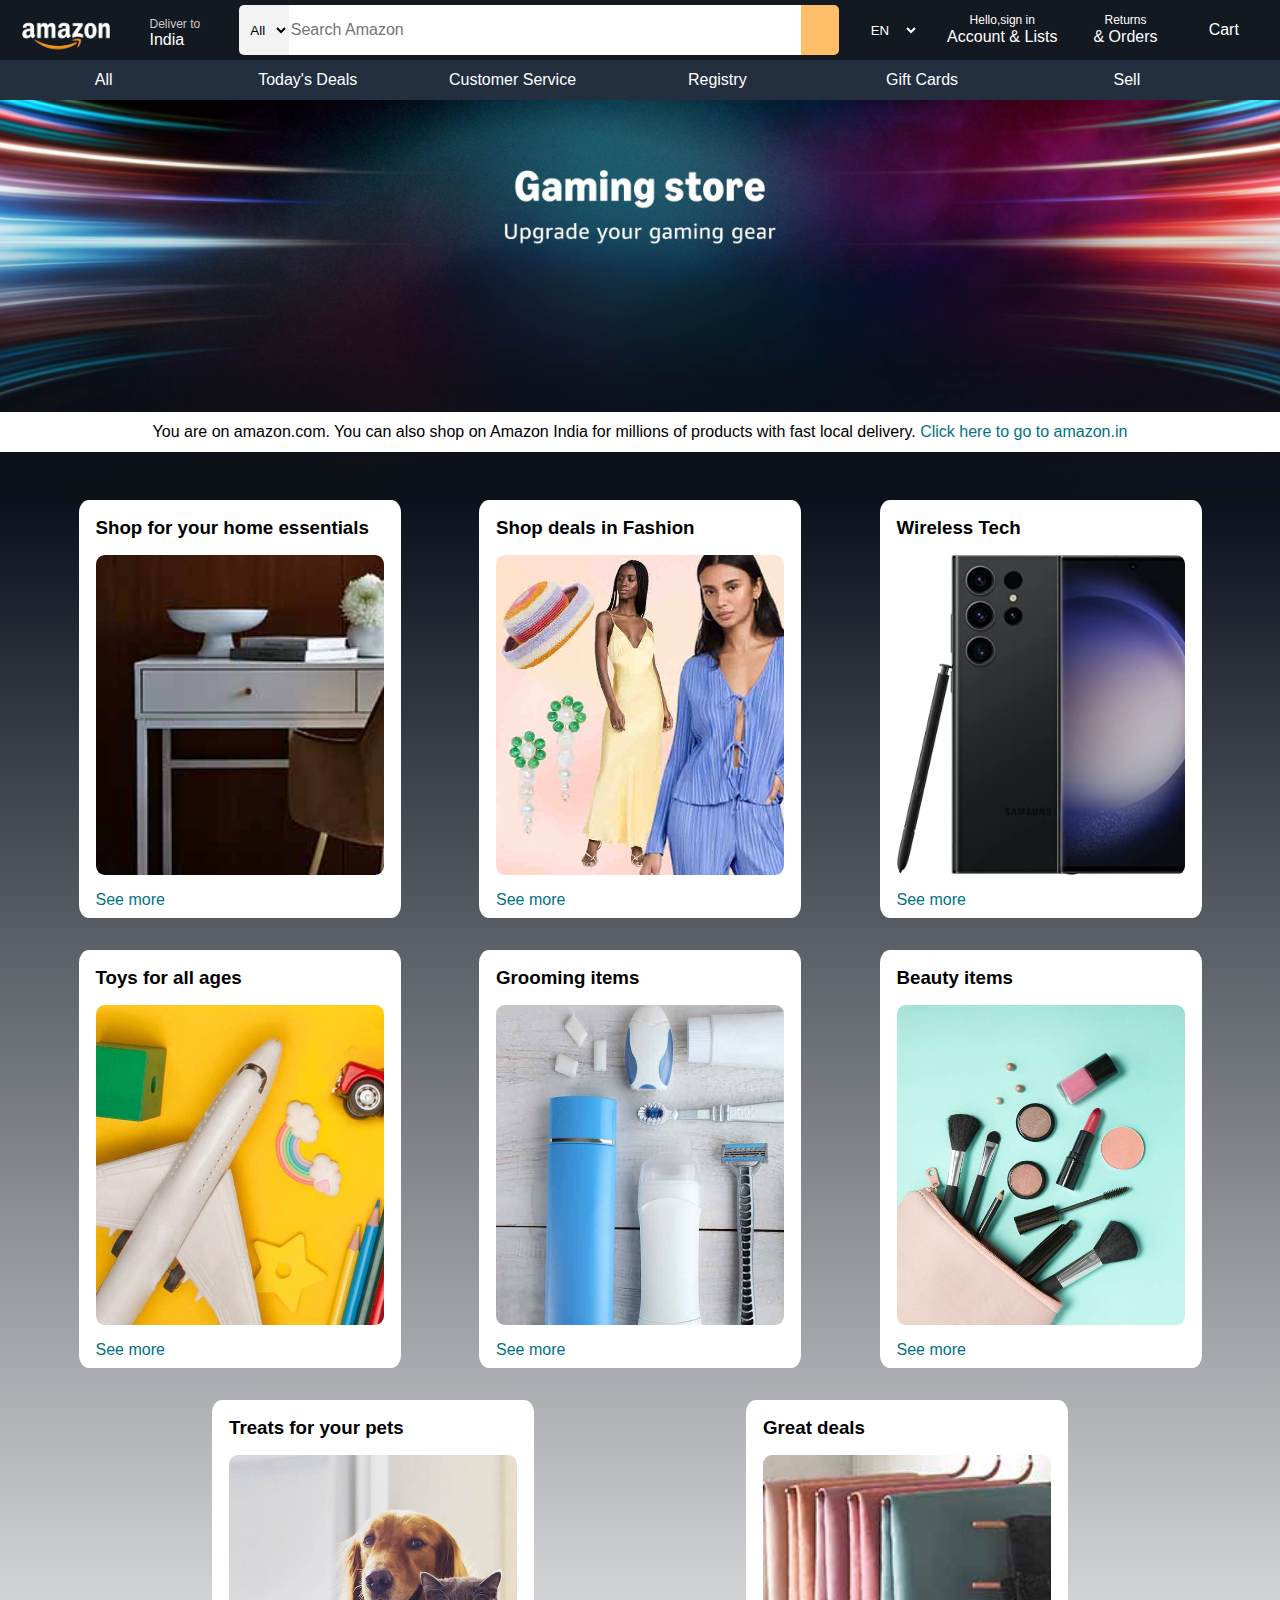
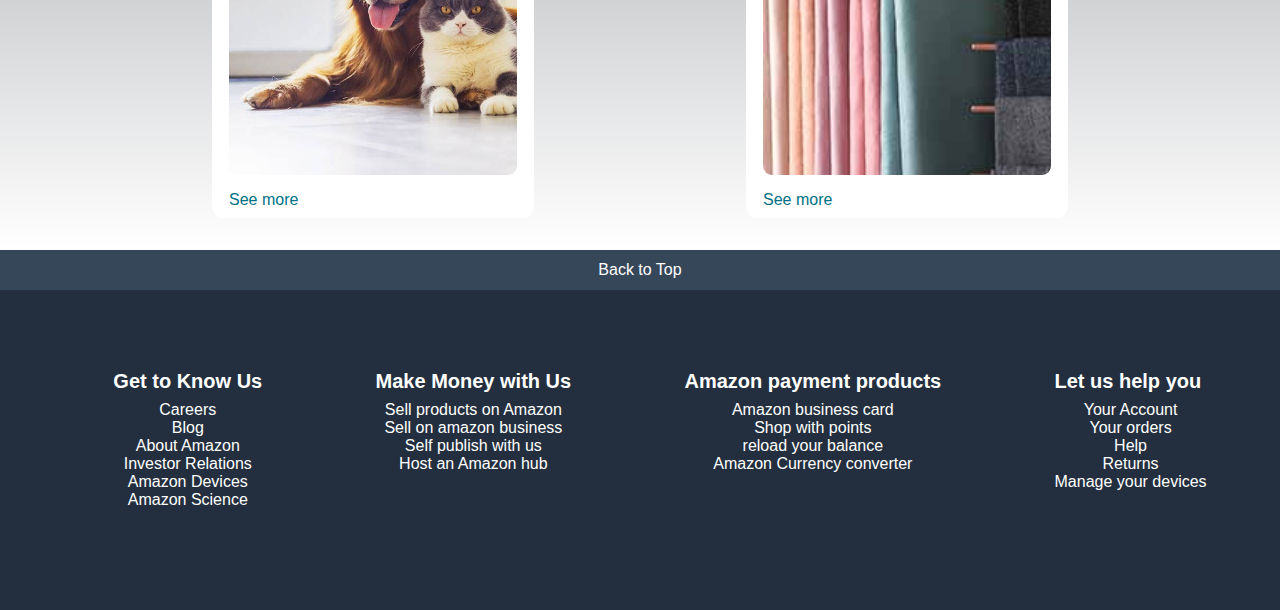
<file: index.html>
<!DOCTYPE html>
<html lang="en">
  <head>
    <meta charset="UTF-8" />
    <meta name="viewport" content="width=device-width, initial-scale=1.0" />
    <title>Amazon</title>
    <link rel="stylesheet" href="style.css" />
    <link
      rel="stylesheet"
      href="https://cdnjs.cloudflare.com/ajax/libs/font-awesome/6.6.0/css/all.min.css"
      integrity="sha512-Kc323vGBEqzTmouAECnVceyQqyqdsSiqLQISBL29aUW4U/M7pSPA/gEUZQqv1cwx4OnYxTxve5UMg5GT6L4JJg=="
      crossorigin="anonymous"
      referrerpolicy="no-referrer"
    />
  </head>
  <body>
    <header>
      <div class="navbar">
        <div class="nav-logo">
          <div class="logo"></div>
        </div>
        <div class="nav-address">
          <div class="icon">
            <i class="fa-solid fa-location-dot"></i>
          </div>
          <div class="add">
            <p class="a1">Deliver to</p>
            <p class="a2">India</p>
          </div>
        </div>
        <div class="nav-search">
          <select class="select">
            <option>All</option>
            <option>Furniture</option>
            <option>Gadgets</option>
            <option>Books</option>
            <option>Kitchen items</option>
            <option>Kids fashion</option>
            <option>Men's fashion</option>
            <option>Women's fashion</option>
          </select>
          <input placeholder="Search Amazon" class="input" />
          <div class="search">
            <i class="fa-solid fa-magnifying-glass"></i>
          </div>
        </div>
        <div>
          <select class="lang">
            <option>EN</option>
            <option>FR</option>
            <option>ES</option>
            <option>DE</option>
            <option>HI</option>
            <option>KN</option>
            <option>TA</option>
          </select>
        </div>
        <div class="sign_in">
          <p><span>Hello,sign in</span></p>
          <p class="nav-second">Account & Lists</p>
        </div>
        <div class="returns">
          <p><span>Returns</span></p>
          <p class="nav-second">& Orders</p>
        </div>
        <div class="cart">
          <i class="fa-solid fa-cart-shopping"></i>
          <p>Cart</p>
        </div>
      </div>

      <div class="panel">
        <div class="panel-all">
          <i class="fa-solid fa-bars"></i>
          <p>All</p>
        </div>
        <div class="panel-ops">
          <p>Today's Deals</p>
          <p>Customer Service</p>
          <p>Registry</p>
          <p>Gift Cards</p>
          <p>Sell</p>
        </div>
      </div>
    </header>

    <div class="hero-section">
      <div class="hero-msg">
        <p>
          You are on amazon.com. You can also shop on Amazon India for millions
          of products with fast local delivery.
          <a>Click here to go to amazon.in</a>
        </p>
      </div>
    </div>
    <div class="shop-section">
      <div class="box1 box">
        <div class="box-content">
          <h3>Shop for your home essentials</h3>
          <div
            class="box-img"
            style="background-image: url('box3_image.jpg')"
          ></div>
          <p>See more</p>
        </div>
      </div>
      <div class="box2 box">
        <div class="box-content">
          <h3>Shop deals in Fashion</h3>
          <div
            class="box-img"
            style="background-image: url('box8_image.jpg')"
          ></div>
          <p>See more</p>
        </div>
      </div>
      <div class="box3 box">
        <div class="box-content">
          <h3>Wireless Tech</h3>
          <div
            class="box-img"
            style="background-image: url('box4_image.jpg')"
          ></div>
          <p>See more</p>
        </div>
      </div>
      <div class="box4 box">
        <div class="box-content">
          <h3>Toys for all ages</h3>
          <div
            class="box-img"
            style="background-image: url('box7_image.jpg')"
          ></div>
          <p>See more</p>
        </div>
      </div>
      <div class="box5 box">
        <div class="box-content">
          <h3>Grooming items</h3>
          <div
            class="box-img"
            style="background-image: url('box2_image.jpg')"
          ></div>
          <p>See more</p>
        </div>
      </div>
      <div class="box6 box">
        <div class="box-content">
          <h3>Beauty items</h3>
          <div
            class="box-img"
            style="background-image: url('box5_image.jpg')"
          ></div>
          <p>See more</p>
        </div>
      </div>
      <div class="box7 box">
        <div class="box-content">
          <h3>Treats for your pets</h3>
          <div
            class="box-img"
            style="background-image: url('box6_image.jpg')"
          ></div>
          <p>See more</p>
        </div>
      </div>
      <div class="box8 box">
        <div class="box-content">
          <h3>Great deals</h3>
          <div
            class="box-img"
            style="background-image: url('box1_image.jpg')"
          ></div>
          <p>See more</p>
        </div>
      </div>
    </div>

    <footer>
      <div class="foot1">Back to Top</div>

      <div class="foot2">
        <ul>
          <p>Get to Know Us</p>
          <a>Careers</a>
          <a>Blog</a>
          <a>About Amazon</a>
          <a>Investor Relations</a>
          <a>Amazon Devices</a>
          <a>Amazon Science</a>
        </ul>
        <ul>
          <p>Make Money with Us</p>
          <a>Sell products on Amazon</a>
          <a>Sell on amazon business</a>
          <a>Self publish with us</a>
          <a>Host an Amazon hub</a>
        </ul>
        <ul>
          <p>Amazon payment products</p>
          <a>Amazon business card</a>
          <a>Shop with points</a>
          <a>reload your balance</a>
          <a>Amazon Currency converter</a>
        </ul>
        <ul>
          <p>Let us help you</p>
          <a>Your Account</a>
          <a>Your orders</a>
          <a>Help</a>
          <a>Returns</a>
          <a>Manage your devices</a>
        </ul>
      </div>
    </footer>

    <script>
      function smoothScrollToTop() {
        window.scrollTo({
          top: 0,
          behavior: "smooth",
        });
      }
      const element = document.querySelector(".foot1");
      element.addEventListener("click", () => {
        smoothScrollToTop();
      });
    </script>
  </body>
</html>
</file>
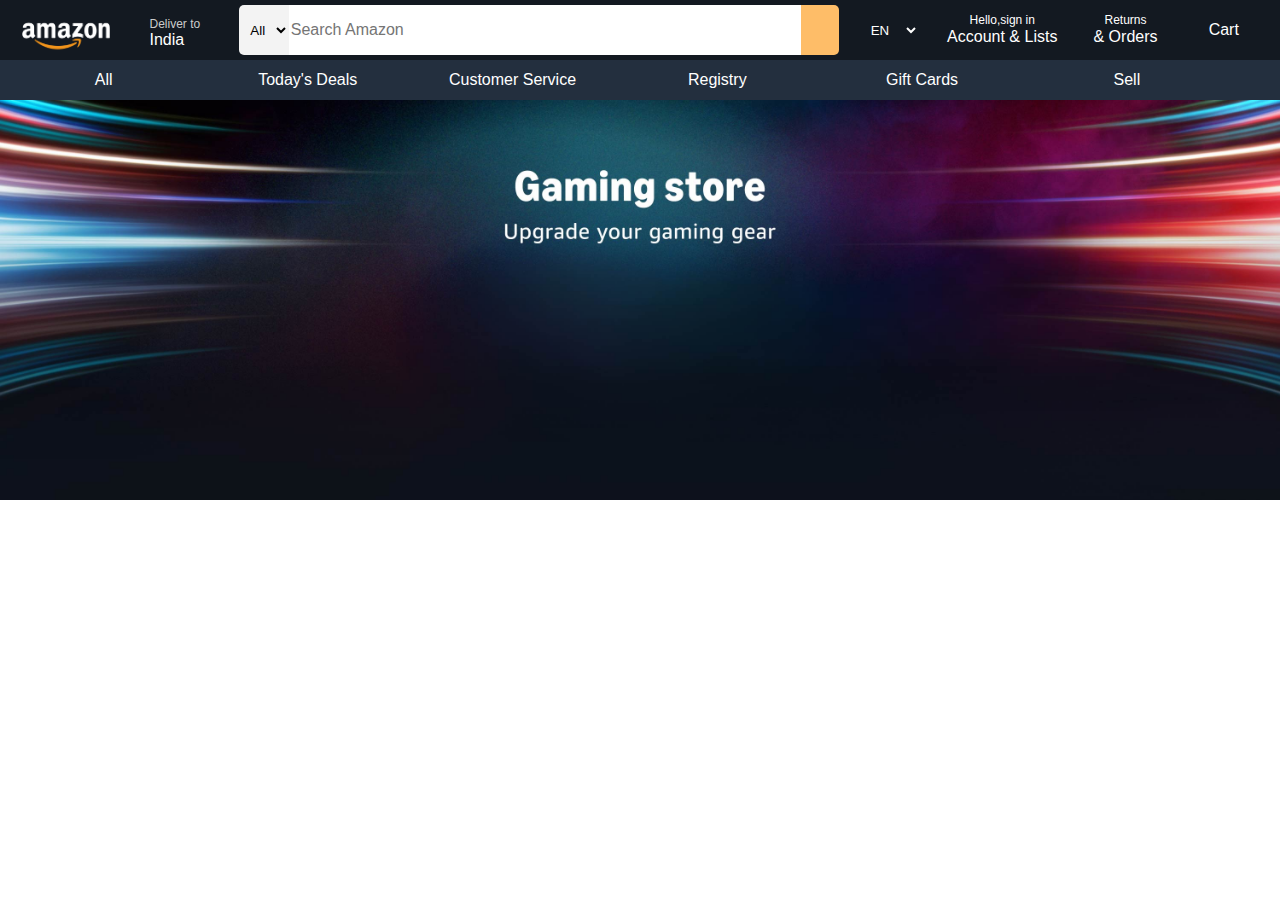
<file: Amazon_resources/Amazon Clone (Resources)/index.html>
<!DOCTYPE html>
<html lang="en">
<head>
    <meta charset="UTF-8">
    <meta name="viewport" content="width=device-width, initial-scale=1.0">
    <title>Amazon</title>
    <link rel="stylesheet" href="style.css">
    <link rel="stylesheet" href="https://cdnjs.cloudflare.com/ajax/libs/font-awesome/6.6.0/css/all.min.css" integrity="sha512-Kc323vGBEqzTmouAECnVceyQqyqdsSiqLQISBL29aUW4U/M7pSPA/gEUZQqv1cwx4OnYxTxve5UMg5GT6L4JJg==" crossorigin="anonymous" referrerpolicy="no-referrer" />
</head>
<body>
    <header>
        <div class="navbar">
           <div class="nav-logo">
            <div class="logo">
            </div>
           </div>
           <div class="nav-address">
                <div class="icon">
                    <i class="fa-solid fa-location-dot"></i>
                </div>
                <div class="add">
                    <p class="a1">Deliver to</p>
                    <p class="a2">India</p>
                </div>
            </div>
            <div class="nav-search">
                <select class="select">
                    <option>All</option>
                    <option>Furniture</option>
                    <option>Gadgets</option>
                    <option>Books</option>
                    <option>Kitchen items</option>
                    <option>Kids fashion</option>
                    <option>Men's fashion</option>
                    <option>Women's fashion</option>
                </select>
                <input placeholder="Search Amazon" class="input">
                <div class="search">
                    <i class="fa-solid fa-magnifying-glass"></i>
                </div>
            </div>
            <div>
                <select class="lang">
                    <option>EN</option>
                    <option>FR</option>
                    <option>ES</option>
                    <option>DE</option>
                    <option>HI</option>
                    <option>KN</option>
                    <option>TA</option>
                </select>
            </div>
            <div class="sign_in">
                <p><span>Hello,sign in</span></p>
                <p class="nav-second">Account & Lists </p>
            </div>
            <div class="returns">
                <p><span>Returns</span></p>
                <p class="nav-second">& Orders </p>
            </div>
            <div class="cart">
                <i class="fa-solid fa-cart-shopping"></i>
                <p>Cart</p>
            </div>
        </div>

        <div class="panel">
            <div class="panel-all">
                <i class="fa-solid fa-bars"></i>
                <p>All</p>
            </div>
            <div class="panel-ops">
                <p>
                    Today's Deals
                </p>
                <p>
                    Customer Service
                </p>
                <p>
                    Registry
                </p>
                <p>
                    Gift Cards
                </p>
                <p>
                    Sell
                </p>
            </div>
        </div>
    </header>
    
    <div class="hero-section">
        
    </div>
</body>
</html>
</file>
<file: style.css>
*{
    margin: 0px;
    border: border-box;
    font-family: Arial;
}
.navbar{
    background-color:#131921;
    color: white;
    height: 60px;
    display: flex;
    align-items: center;
    justify-content: space-evenly;
}
.nav-logo{
    height: 50px;
    width: 110px;
    border: 2px solid transparent;
    border-radius: 5%;
}
.logo{
    height: 50px;
    width: 110px;
    background-size: cover;
    background-image: url("amazon_logo.png");
    cursor: pointer;
}
.nav-logo:hover{
    border: 2px solid white;
    border-radius: 5%;
}
.nav-address{
    width: 90px;
    height: 50px;
    display: flex;
    border: 2px solid transparent;
    border-radius: 5%;
    cursor: pointer;
}
.nav-address:hover{
    border: 2px solid white;
    border-radius: 5%;
}
.icon{
    display: flex;
    align-self: center;
    margin-left: 12px;
}
.add{
    display: block;
    align-items: center;
}
.a1{
    color: #CCCCCC;
    font-size: 0.75rem;
    align-self: center;
    margin-top: 12px;
    margin-left: 3px;
}
.a2{
    font-size: 1rem;
    align-self: center;
    margin-left: 3px;
    color: white;
}
.nav-search{
    display: flex;
    height: 50px;
    width: 600px;
    border-radius: 8px;
    justify-content: space-evenly;
    border: 3px solid transparent;
}

.nav-search:focus-within{
    border-color: #febd68;
}
.select{
    width: 50px;
    text-align: center;
    background-color: #f3f3f3;
    border-top-left-radius: 5px;
    border-bottom-left-radius: 5px;
    border: none;
    cursor: pointer;
}
.input{
    width: 100%;
    border: none;
    font-size: 1rem;
}

.input:focus{
    outline: none;
}
.search{
    width: 45px;
    background-color: #febd68;
    font-size: 1.5rem;
    color: #2b3030;
    display: flex;
    justify-content: center;
    align-items: center;
    border-top-right-radius: 5px;
    border-bottom-right-radius: 5px;
    cursor: pointer;
}
.lang{
    height: 40px;
    width: 70px;
    border: 2px solid transparent;
    cursor: pointer;
    border-radius: 5px;
    background-color: #131921;
    text-align: center;
    color: white;
    cursor: pointer;
}
.lang:hover{
    border: 2px solid white;
}

.sign_in{
    width: 140px;
    height: 40px;
    border: 2px solid transparent;
    border-radius: 5px;
    text-align: center;
}
span{
    font-size: 0.75rem;
}

.nav-second{
    font-size: 1rem;
}

.returns{
    width: 80px;
    height: 40px;
    text-align: center;
    border: 2px solid transparent;
    border-radius: 5px;
}

.sign_in:hover{
    border: 2px solid white;
    cursor: pointer;

}

.returns:hover{
    border: 2px solid white;
    cursor: pointer;

}

.cart{
    width: 90px;
    height: 40px;
    text-align: center;
    display: flex;
    flex-direction: row;
    justify-content: center;
    border: 2px solid transparent;
    border-radius: 5px;
}

.cart i{
    align-self: center;
}

.cart p{
    align-self: center;
}

.cart:hover{
    border: 2px solid white;
    cursor: pointer;

}

.panel{
    height: 40px;
    background-color: #232f3e;
    display: flex;
    color: white;
    align-items: center;
    justify-content: space-evenly;
}

.panel-ops{
    width: 80%;
    display: flex;
    justify-content: space-around;
}

.panel-all{
    display: flex;
    width: 100px;
    border: 2px solid transparent;
    border-radius: 5px;
    justify-content: center;
}
.panel-all p{
    margin-left: 2px;
}

.panel-all:hover{
    border: 2px solid white;
    cursor: pointer;
}

.panel-ops p{
    display: inline;
    border: 2px solid transparent;
    border-radius: 5px;
    width: 140px;
    text-align: center;
    cursor: pointer;
}

.panel-ops p:hover{
    border: 2px solid white;
}

.hero-section{
    background-image: url("backgroundimage.jpg");
    height: 25rem;
    background-size: cover;
    display: flex;
    justify-content: center;
    align-items:last baseline;
}

.hero-msg{
    background-color: white;
    height: 2.5rem;
    width: 80rem;
    display: flex;
    justify-content: center;
    align-items:center;
    font-size: 1rem;
    margin-bottom: 3rem;

}

.hero-msg a{
    font-size: 1rem;
    color: #007185;
    cursor: pointer;
    text-decoration: none;
}

.hero-msg a:hover{
    color: #febd68;
    text-decoration: underline;
}
.shop-section{
    display: flex;
    justify-content: space-evenly;
    flex-wrap: wrap;
    background-size: 40% 100%;
    background: linear-gradient(to bottom,#0b111d,#ffffff);
    background-repeat: no-repeat;
}

.box{
    height: 26rem;
    width: 20rem;
    background-color: white;
    padding: 1.2rer 0rem 1rem;
    margin-bottom: 2rem;
    cursor: pointer;
    border-radius: 3%;
    border: 0.01rem solid transparent;

}

.box-content{
    margin-top: 1rem;
    margin-left: 1rem;
    margin-right: 1rem;
    margin-bottom: 1rem;
}

.box-content p:hover{
    color: #febd68;
    text-decoration: underline;
}

.box-img{
    height: 20rem;
    background-size:cover;
    margin-top: 1rem;
    margin-bottom: 1rem;
    border-radius: 3%;
}

.box:hover{
    border: 0.01rem solid black;
}
.box-content p{
    color: #007185;
    cursor: pointer;
}

.foot1{
    background-color: #37475a;
    color: white;
    height: 2.5rem;
    font-size: 1rem;
    display: flex;
    justify-content: center;
    align-items: center;
    cursor: pointer;
}

.foot2{
    background-color: #232f3e;
    color: white;
    height: 20rem;
}

.foot2 {
    display: flex;
    justify-content: space-evenly;
}

.foot2 ul{
    margin-top: 5rem;
}

ul p{
    font-size: 1.25rem;
    font-weight: bold;
    margin-bottom: 8px;
}

ul a{
    display: block;
    font-size: 1rem;
    text-decoration: none;
    text-align: center;
}

ul a:hover{
    text-decoration: underline;
    cursor: pointer;
}
</file>
<file: Amazon_resources/Amazon Clone (Resources)/style.css>
*{
    margin: 0px;
    border: border-box;
    font-family: Arial;
}
.navbar{
    background-color:#131921;
    color: white;
    height: 60px;
    display: flex;
    align-items: center;
    justify-content: space-evenly;
}
.nav-logo{
    height: 50px;
    width: 110px;
    border: 2px solid transparent;
    border-radius: 5%;
}
.logo{
    height: 50px;
    width: 110px;
    background-size: cover;
    background-image: url("amazon_logo.png");
    cursor: pointer;
}
.nav-logo:hover{
    border: 2px solid white;
    border-radius: 5%;
}
.nav-address{
    width: 90px;
    height: 50px;
    display: flex;
    border: 2px solid transparent;
    border-radius: 5%;
    cursor: pointer;
}
.nav-address:hover{
    border: 2px solid white;
    border-radius: 5%;
}
.icon{
    display: flex;
    align-self: center;
    margin-left: 12px;
}
.add{
    display: block;
    align-items: center;
}
.a1{
    color: #CCCCCC;
    font-size: 0.75rem;
    align-self: center;
    margin-top: 12px;
    margin-left: 3px;
}
.a2{
    font-size: 1rem;
    align-self: center;
    margin-left: 3px;
    color: white;
}
.nav-search{
    display: flex;
    height: 50px;
    width: 600px;
    border-radius: 8px;
    justify-content: space-evenly;
    border: 3px solid transparent;
}

.nav-search:focus-within{
    border-color: #febd68;
}
.select{
    width: 50px;
    text-align: center;
    background-color: #f3f3f3;
    border-top-left-radius: 5px;
    border-bottom-left-radius: 5px;
    border: none;
    cursor: pointer;
}
.input{
    width: 100%;
    border: none;
    font-size: 1rem;
}

.input:focus{
    outline: none;
}
.search{
    width: 45px;
    background-color: #febd68;
    font-size: 1.5rem;
    color: #2b3030;
    display: flex;
    justify-content: center;
    align-items: center;
    border-top-right-radius: 5px;
    border-bottom-right-radius: 5px;
    cursor: pointer;
}
.lang{
    height: 40px;
    width: 70px;
    border: 2px solid transparent;
    cursor: pointer;
    border-radius: 5px;
    background-color: #131921;
    text-align: center;
    color: white;
    cursor: pointer;
}
.lang:hover{
    border: 2px solid white;
}

.sign_in{
    width: 140px;
    height: 40px;
    border: 2px solid transparent;
    border-radius: 5px;
    text-align: center;
}
span{
    font-size: 0.75rem;
}

.nav-second{
    font-size: 1rem;
}

.returns{
    width: 80px;
    height: 40px;
    text-align: center;
    border: 2px solid transparent;
    border-radius: 5px;
}

.sign_in:hover{
    border: 2px solid white;
    cursor: pointer;

}

.returns:hover{
    border: 2px solid white;
    cursor: pointer;

}

.cart{
    width: 90px;
    height: 40px;
    text-align: center;
    display: flex;
    flex-direction: row;
    justify-content: center;
    border: 2px solid transparent;
    border-radius: 5px;
}

.cart i{
    align-self: center;
}

.cart p{
    align-self: center;
}

.cart:hover{
    border: 2px solid white;
    cursor: pointer;

}

.panel{
    height: 40px;
    background-color: #232f3e;
    display: flex;
    color: white;
    align-items: center;
    justify-content: space-evenly;
}

.panel-ops{
    width: 80%;
    display: flex;
    justify-content: space-around;
}

.panel-all{
    display: flex;
    width: 100px;
    border: 2px solid transparent;
    border-radius: 5px;
    justify-content: center;
}
.panel-all p{
    margin-left: 2px;
}

.panel-all:hover{
    border: 2px solid white;
    cursor: pointer;
}

.panel-ops p{
    display: inline;
    border: 2px solid transparent;
    border-radius: 5px;
    width: 140px;
    text-align: center;
    cursor: pointer;
}

.panel-ops p:hover{
    border: 2px solid white;
}

.hero-section{
    background-image: url("backgroundimage.jpg");
    height: 25rem;
    background-size: cover;
    display: flex;
    justify-content: center;
    align-items:last baseline;
}

.hero-msg{
    background-color: white;
    height: 2.5rem;
    width: 80rem;
    display: flex;
    justify-content: center;
    align-items:center;
    font-size: 1rem;
    margin-bottom: 3rem;

}

.hero-msg a{
    font-size: 1rem;
    color: #007185;
    cursor: pointer;
    text-decoration: none;
}

.hero-msg a:hover{
    color: #febd68;
    text-decoration: underline;
}
.shop-section{
    display: flex;
    justify-content: space-evenly;
    flex-wrap: wrap;
    background-size: 40% 100%;
    background: linear-gradient(to bottom,#0b111d,#ffffff);
    background-repeat: no-repeat;
}

.box{
    height: 26rem;
    width: 20rem;
    background-color: white;
    padding: 1.2rer 0rem 1rem;
    margin-bottom: 2rem;
    cursor: pointer;
    border-radius: 3%;
    border: 0.01rem solid transparent;

}

.box-content{
    margin-top: 1rem;
    margin-left: 1rem;
    margin-right: 1rem;
    margin-bottom: 1rem;
}

.box-content p:hover{
    color: #febd68;
    text-decoration: underline;
}

.box-img{
    height: 20rem;
    background-size:cover;
    margin-top: 1rem;
    margin-bottom: 1rem;
    border-radius: 3%;
}

.box:hover{
    border: 0.01rem solid black;
}
.box-content p{
    color: #007185;
    cursor: pointer;
}

.foot1{
    background-color: #37475a;
    color: white;
    height: 2.5rem;
    font-size: 1rem;
    display: flex;
    justify-content: center;
    align-items: center;
    cursor: pointer;
}

.foot2{
    background-color: #232f3e;
    color: white;
    height: 20rem;
}

.foot2 {
    display: flex;
    justify-content: space-evenly;
}

.foot2 ul{
    margin-top: 5rem;
}

ul p{
    font-size: 1.25rem;
    font-weight: bold;
    margin-bottom: 8px;
}

ul a{
    display: block;
    font-size: 1rem;
    text-decoration: none;
    text-align: center;
}

ul a:hover{
    text-decoration: underline;
    cursor: pointer;
}
</file>
